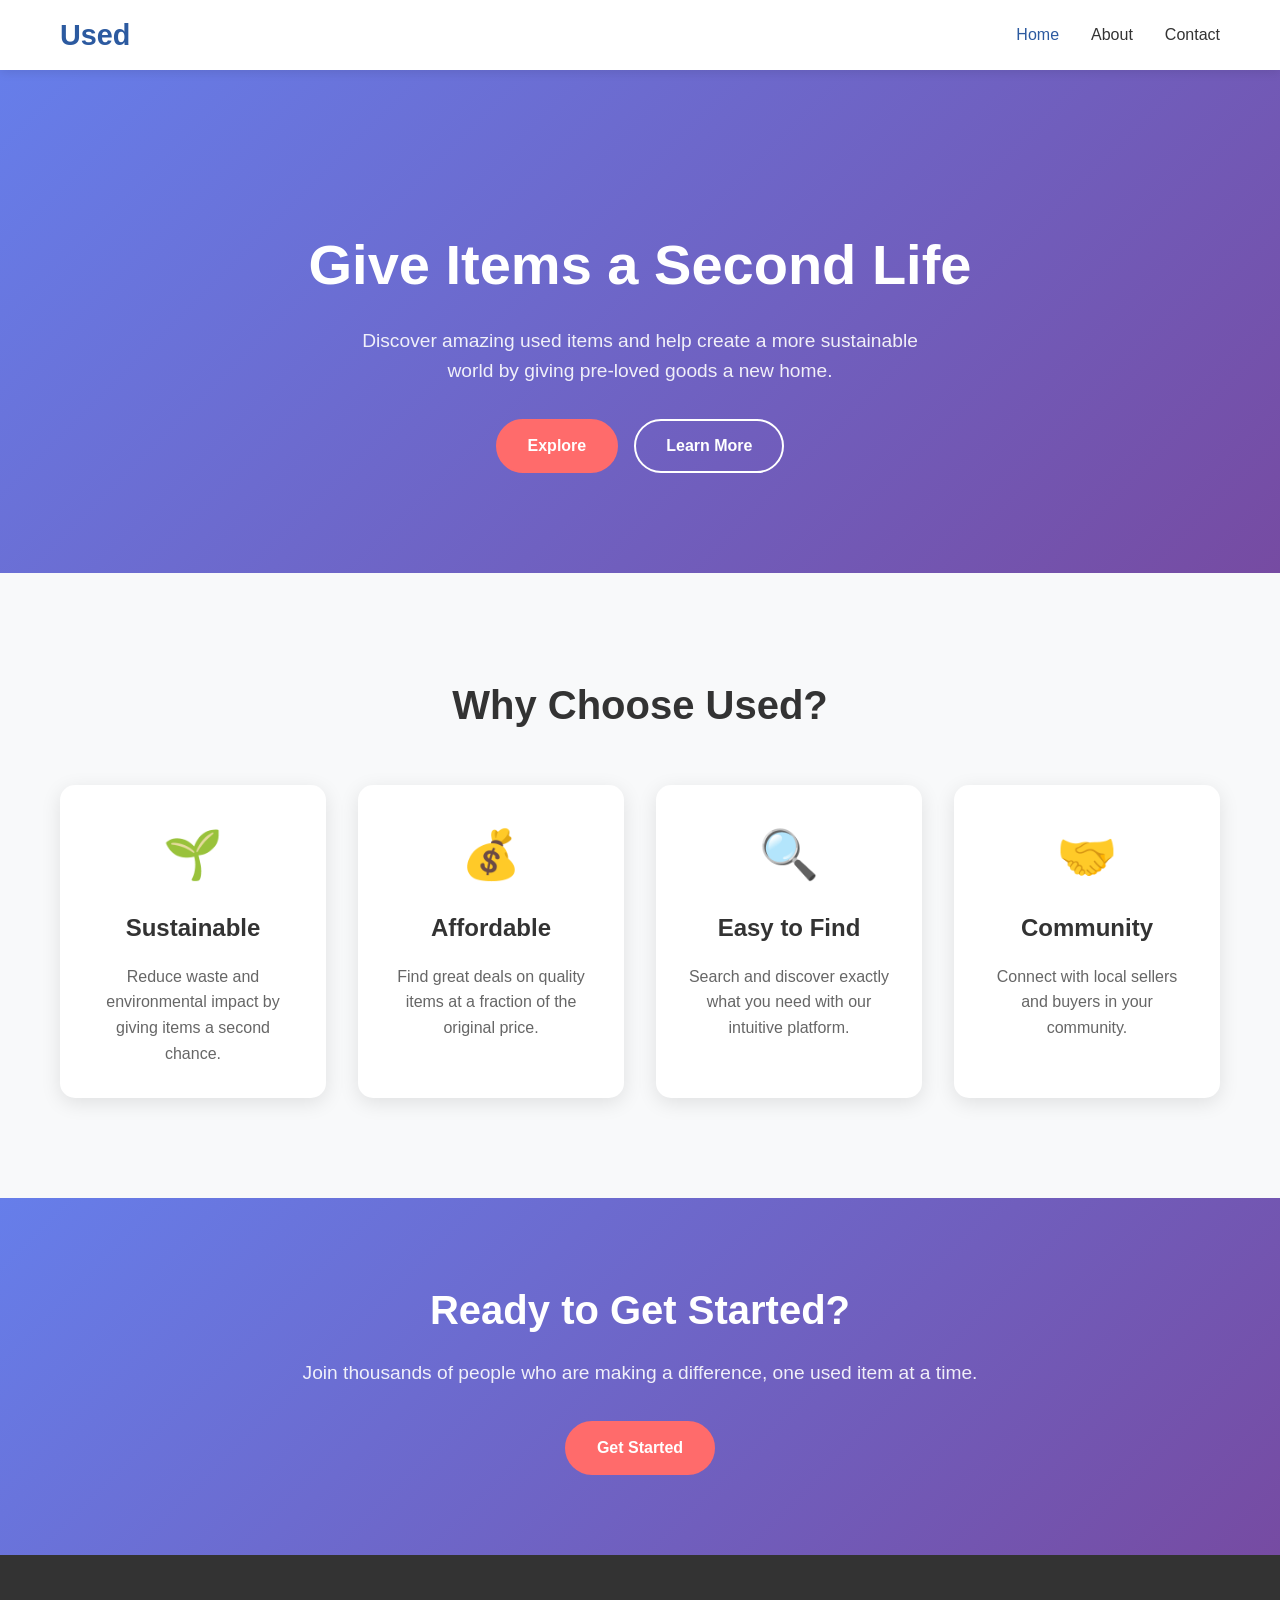
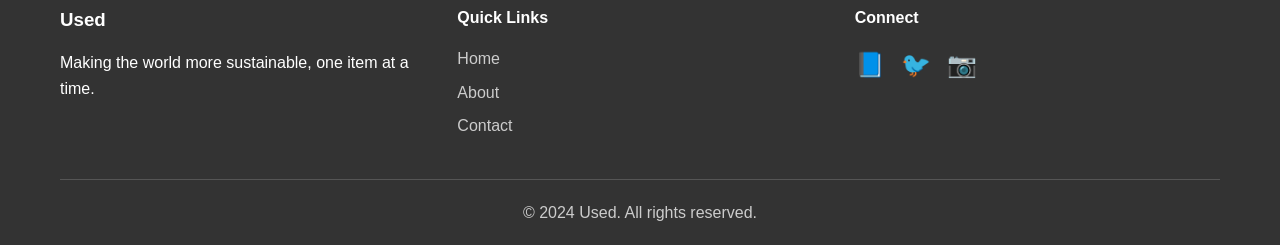
<file: index.html>
<!DOCTYPE html>
<html lang="en">
<head>
    <meta charset="UTF-8">
    <meta name="viewport" content="width=device-width, initial-scale=1.0">
    <meta name="description" content="Used - A modern website for finding and sharing used items">
    <meta name="keywords" content="used, marketplace, secondhand, sustainable">
    <title>Used - Find & Share Used Items</title>
    <link rel="stylesheet" href="styles.css">
    <link rel="icon" type="image/x-icon" href="favicon.ico">
</head>
<body>
    <header>
        <nav class="navbar">
            <div class="nav-container">
                <div class="nav-logo">
                    <a href="index.html">Used</a>
                </div>
                <ul class="nav-menu">
                    <li class="nav-item">
                        <a href="index.html" class="nav-link active">Home</a>
                    </li>
                    <li class="nav-item">
                        <a href="about.html" class="nav-link">About</a>
                    </li>
                    <li class="nav-item">
                        <a href="contact.html" class="nav-link">Contact</a>
                    </li>
                </ul>
                <div class="nav-toggle">
                    <span class="bar"></span>
                    <span class="bar"></span>
                    <span class="bar"></span>
                </div>
            </div>
        </nav>
    </header>

    <main>
        <section class="hero">
            <div class="hero-content">
                <h1>Give Items a Second Life</h1>
                <p>Discover amazing used items and help create a more sustainable world by giving pre-loved goods a new home.</p>
                <div class="hero-buttons">
                    <a href="#features" class="btn btn-primary">Explore</a>
                    <a href="about.html" class="btn btn-secondary">Learn More</a>
                </div>
            </div>
        </section>

        <section id="features" class="features">
            <div class="container">
                <h2>Why Choose Used?</h2>
                <div class="features-grid">
                    <div class="feature-card">
                        <div class="feature-icon">🌱</div>
                        <h3>Sustainable</h3>
                        <p>Reduce waste and environmental impact by giving items a second chance.</p>
                    </div>
                    <div class="feature-card">
                        <div class="feature-icon">💰</div>
                        <h3>Affordable</h3>
                        <p>Find great deals on quality items at a fraction of the original price.</p>
                    </div>
                    <div class="feature-card">
                        <div class="feature-icon">🔍</div>
                        <h3>Easy to Find</h3>
                        <p>Search and discover exactly what you need with our intuitive platform.</p>
                    </div>
                    <div class="feature-card">
                        <div class="feature-icon">🤝</div>
                        <h3>Community</h3>
                        <p>Connect with local sellers and buyers in your community.</p>
                    </div>
                </div>
            </div>
        </section>

        <section class="cta">
            <div class="container">
                <h2>Ready to Get Started?</h2>
                <p>Join thousands of people who are making a difference, one used item at a time.</p>
                <a href="contact.html" class="btn btn-primary">Get Started</a>
            </div>
        </section>
    </main>

    <footer>
        <div class="container">
            <div class="footer-content">
                <div class="footer-section">
                    <h3>Used</h3>
                    <p>Making the world more sustainable, one item at a time.</p>
                </div>
                <div class="footer-section">
                    <h4>Quick Links</h4>
                    <ul>
                        <li><a href="index.html">Home</a></li>
                        <li><a href="about.html">About</a></li>
                        <li><a href="contact.html">Contact</a></li>
                    </ul>
                </div>
                <div class="footer-section">
                    <h4>Connect</h4>
                    <div class="social-links">
                        <a href="#" aria-label="Facebook">📘</a>
                        <a href="#" aria-label="Twitter">🐦</a>
                        <a href="#" aria-label="Instagram">📷</a>
                    </div>
                </div>
            </div>
            <div class="footer-bottom">
                <p>&copy; 2024 Used. All rights reserved.</p>
            </div>
        </div>
    </footer>

    <script src="script.js"></script>
</body>
</html>
</file>
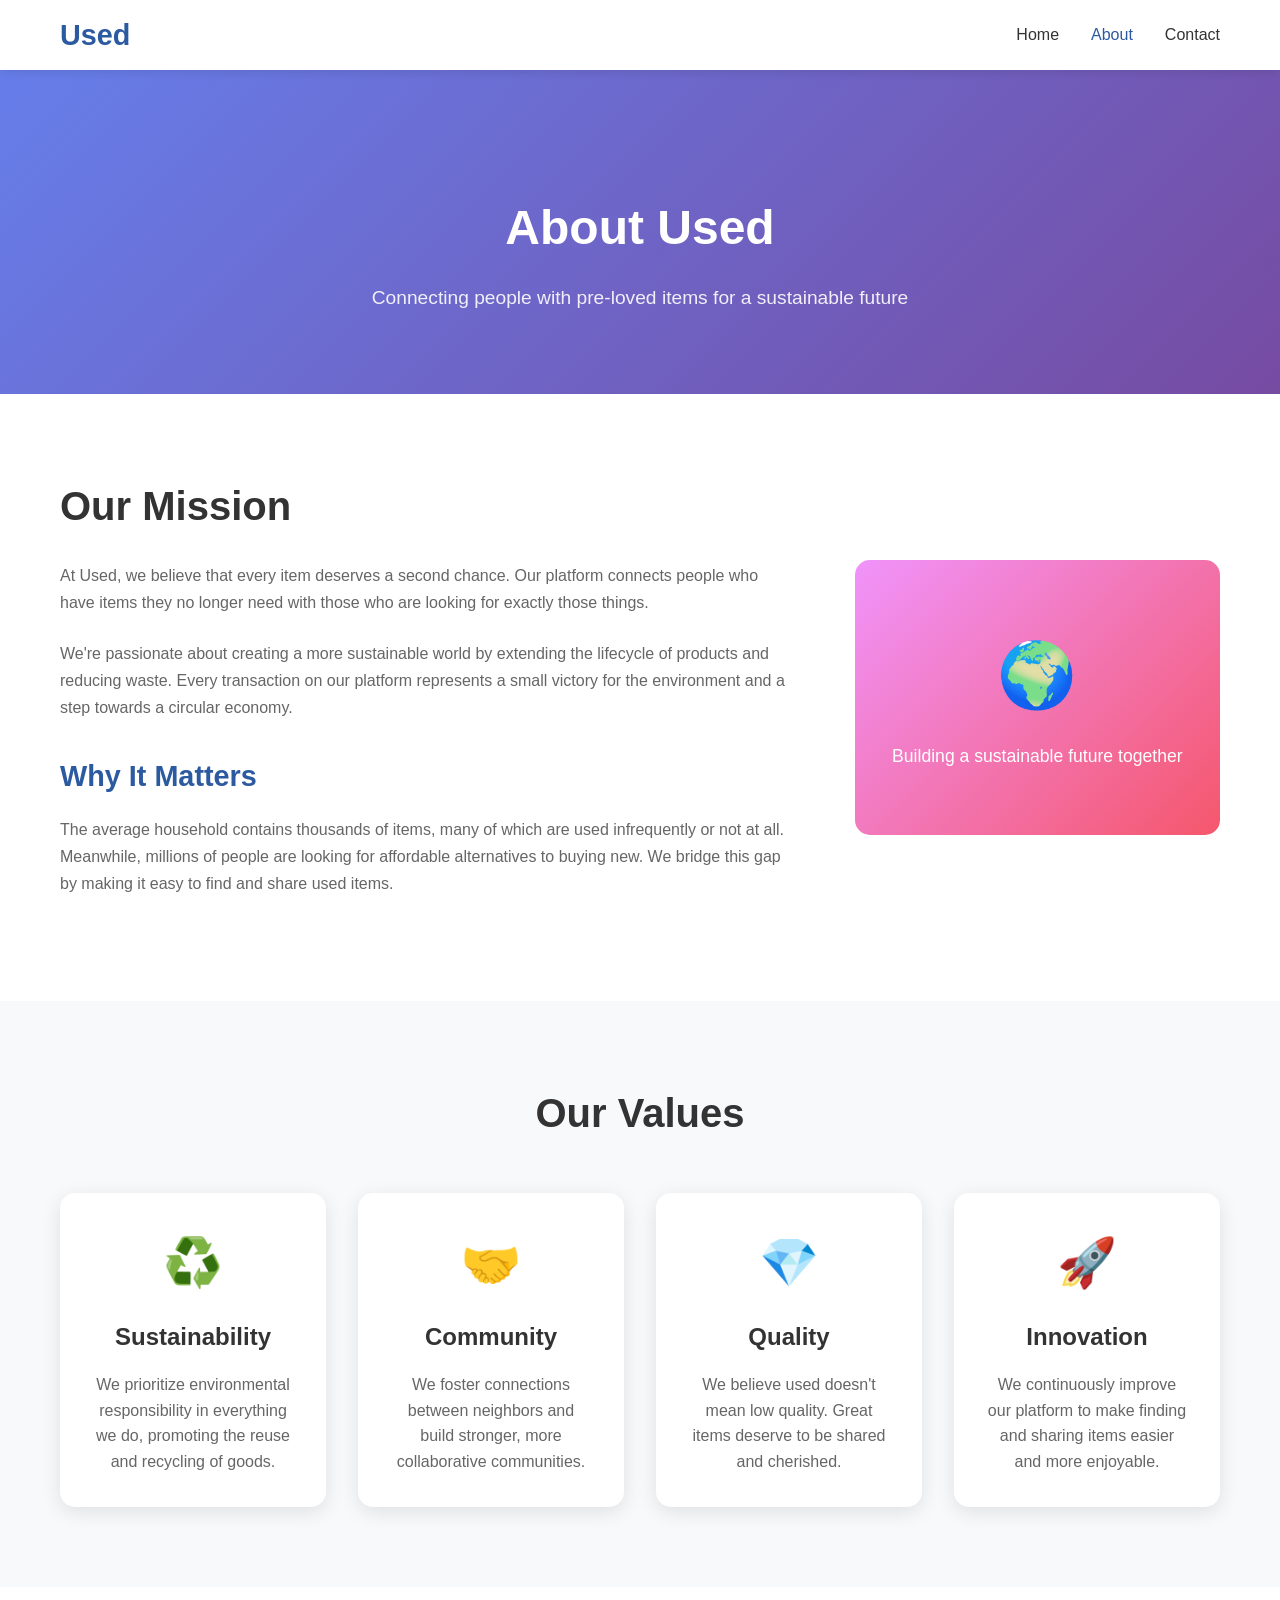
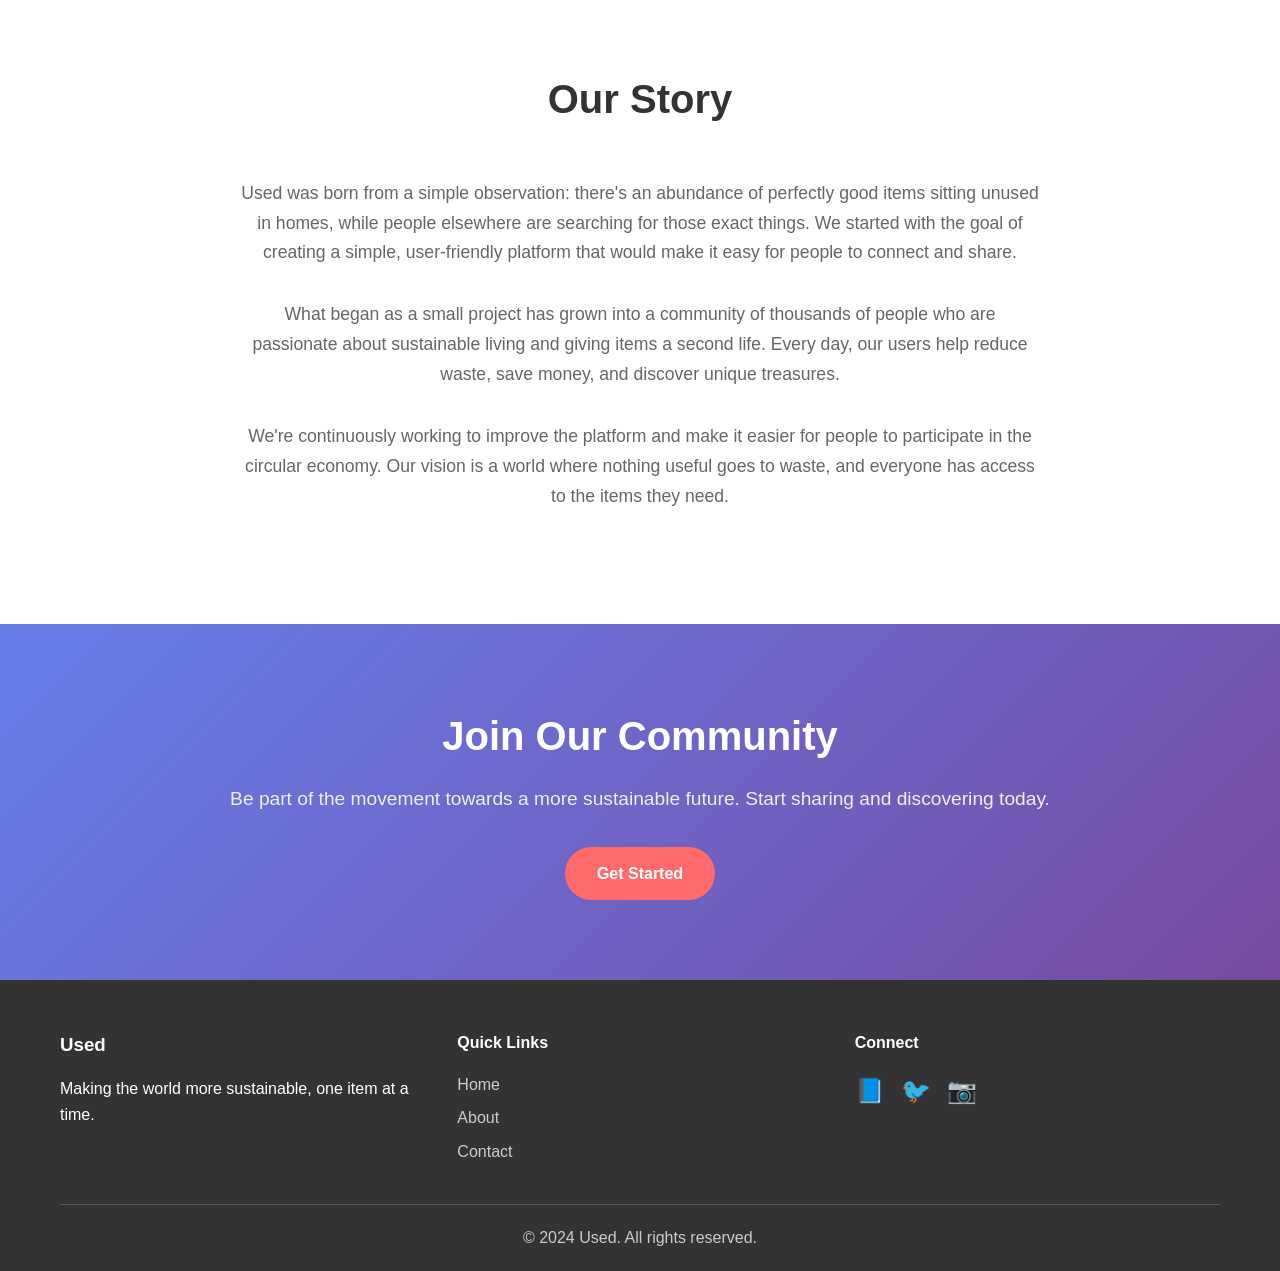
<file: about.html>
<!DOCTYPE html>
<html lang="en">
<head>
    <meta charset="UTF-8">
    <meta name="viewport" content="width=device-width, initial-scale=1.0">
    <meta name="description" content="About Used - Learn about our mission to promote sustainable living through secondhand goods">
    <title>About - Used</title>
    <link rel="stylesheet" href="styles.css">
    <link rel="icon" type="image/x-icon" href="favicon.ico">
</head>
<body>
    <header>
        <nav class="navbar">
            <div class="nav-container">
                <div class="nav-logo">
                    <a href="index.html">Used</a>
                </div>
                <ul class="nav-menu">
                    <li class="nav-item">
                        <a href="index.html" class="nav-link">Home</a>
                    </li>
                    <li class="nav-item">
                        <a href="about.html" class="nav-link active">About</a>
                    </li>
                    <li class="nav-item">
                        <a href="contact.html" class="nav-link">Contact</a>
                    </li>
                </ul>
                <div class="nav-toggle">
                    <span class="bar"></span>
                    <span class="bar"></span>
                    <span class="bar"></span>
                </div>
            </div>
        </nav>
    </header>

    <main>
        <section class="page-header">
            <div class="container">
                <h1>About Used</h1>
                <p>Connecting people with pre-loved items for a sustainable future</p>
            </div>
        </section>

        <section class="about-content">
            <div class="container">
                <div class="about-grid">
                    <div class="about-text">
                        <h2>Our Mission</h2>
                        <p>At Used, we believe that every item deserves a second chance. Our platform connects people who have items they no longer need with those who are looking for exactly those things.</p>
                        
                        <p>We're passionate about creating a more sustainable world by extending the lifecycle of products and reducing waste. Every transaction on our platform represents a small victory for the environment and a step towards a circular economy.</p>
                        
                        <h3>Why It Matters</h3>
                        <p>The average household contains thousands of items, many of which are used infrequently or not at all. Meanwhile, millions of people are looking for affordable alternatives to buying new. We bridge this gap by making it easy to find and share used items.</p>
                    </div>
                    <div class="about-image">
                        <div class="placeholder-image">
                            <span>🌍</span>
                            <p>Building a sustainable future together</p>
                        </div>
                    </div>
                </div>
            </div>
        </section>

        <section class="values">
            <div class="container">
                <h2>Our Values</h2>
                <div class="values-grid">
                    <div class="value-item">
                        <div class="value-icon">♻️</div>
                        <h3>Sustainability</h3>
                        <p>We prioritize environmental responsibility in everything we do, promoting the reuse and recycling of goods.</p>
                    </div>
                    <div class="value-item">
                        <div class="value-icon">🤝</div>
                        <h3>Community</h3>
                        <p>We foster connections between neighbors and build stronger, more collaborative communities.</p>
                    </div>
                    <div class="value-item">
                        <div class="value-icon">💎</div>
                        <h3>Quality</h3>
                        <p>We believe used doesn't mean low quality. Great items deserve to be shared and cherished.</p>
                    </div>
                    <div class="value-item">
                        <div class="value-icon">🚀</div>
                        <h3>Innovation</h3>
                        <p>We continuously improve our platform to make finding and sharing items easier and more enjoyable.</p>
                    </div>
                </div>
            </div>
        </section>

        <section class="team">
            <div class="container">
                <h2>Our Story</h2>
                <div class="story-content">
                    <p>Used was born from a simple observation: there's an abundance of perfectly good items sitting unused in homes, while people elsewhere are searching for those exact things. We started with the goal of creating a simple, user-friendly platform that would make it easy for people to connect and share.</p>
                    
                    <p>What began as a small project has grown into a community of thousands of people who are passionate about sustainable living and giving items a second life. Every day, our users help reduce waste, save money, and discover unique treasures.</p>
                    
                    <p>We're continuously working to improve the platform and make it easier for people to participate in the circular economy. Our vision is a world where nothing useful goes to waste, and everyone has access to the items they need.</p>
                </div>
            </div>
        </section>

        <section class="cta">
            <div class="container">
                <h2>Join Our Community</h2>
                <p>Be part of the movement towards a more sustainable future. Start sharing and discovering today.</p>
                <a href="contact.html" class="btn btn-primary">Get Started</a>
            </div>
        </section>
    </main>

    <footer>
        <div class="container">
            <div class="footer-content">
                <div class="footer-section">
                    <h3>Used</h3>
                    <p>Making the world more sustainable, one item at a time.</p>
                </div>
                <div class="footer-section">
                    <h4>Quick Links</h4>
                    <ul>
                        <li><a href="index.html">Home</a></li>
                        <li><a href="about.html">About</a></li>
                        <li><a href="contact.html">Contact</a></li>
                    </ul>
                </div>
                <div class="footer-section">
                    <h4>Connect</h4>
                    <div class="social-links">
                        <a href="#" aria-label="Facebook">📘</a>
                        <a href="#" aria-label="Twitter">🐦</a>
                        <a href="#" aria-label="Instagram">📷</a>
                    </div>
                </div>
            </div>
            <div class="footer-bottom">
                <p>&copy; 2024 Used. All rights reserved.</p>
            </div>
        </div>
    </footer>

    <script src="script.js"></script>
</body>
</html>
</file>
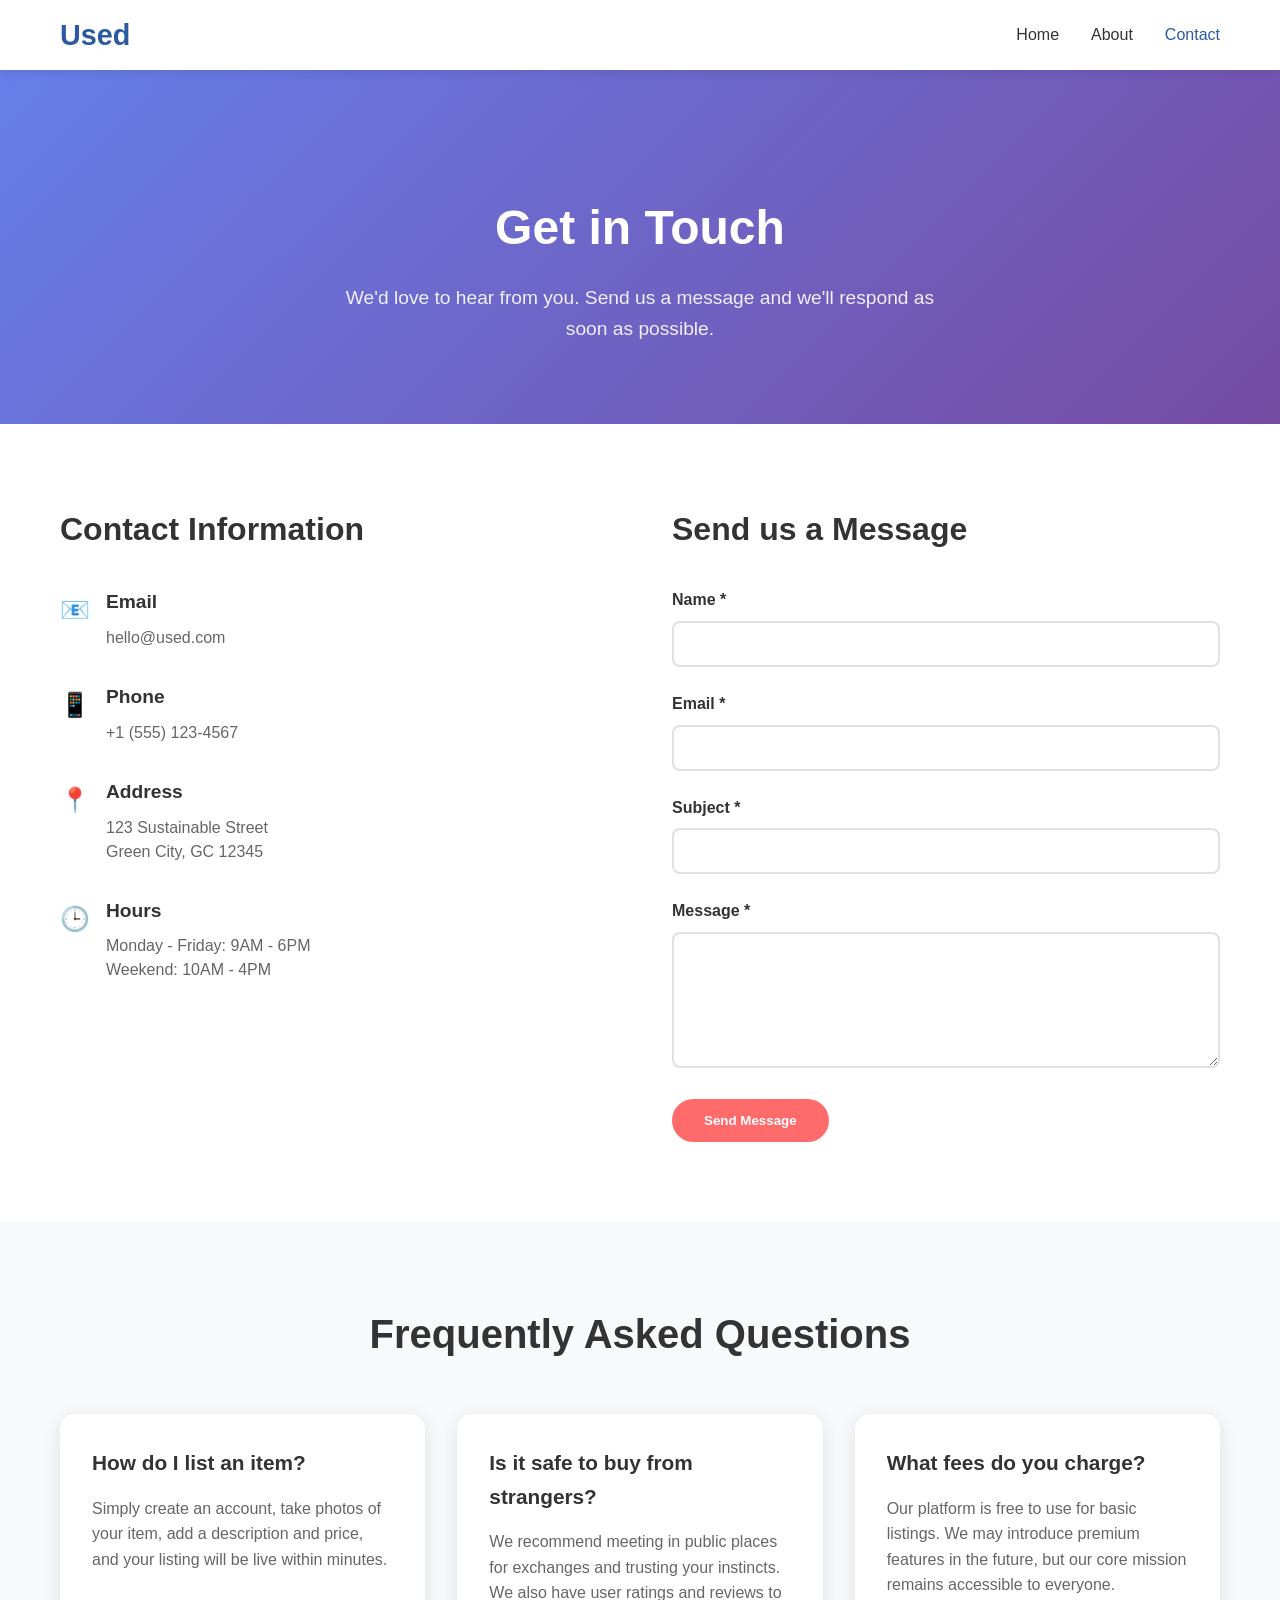
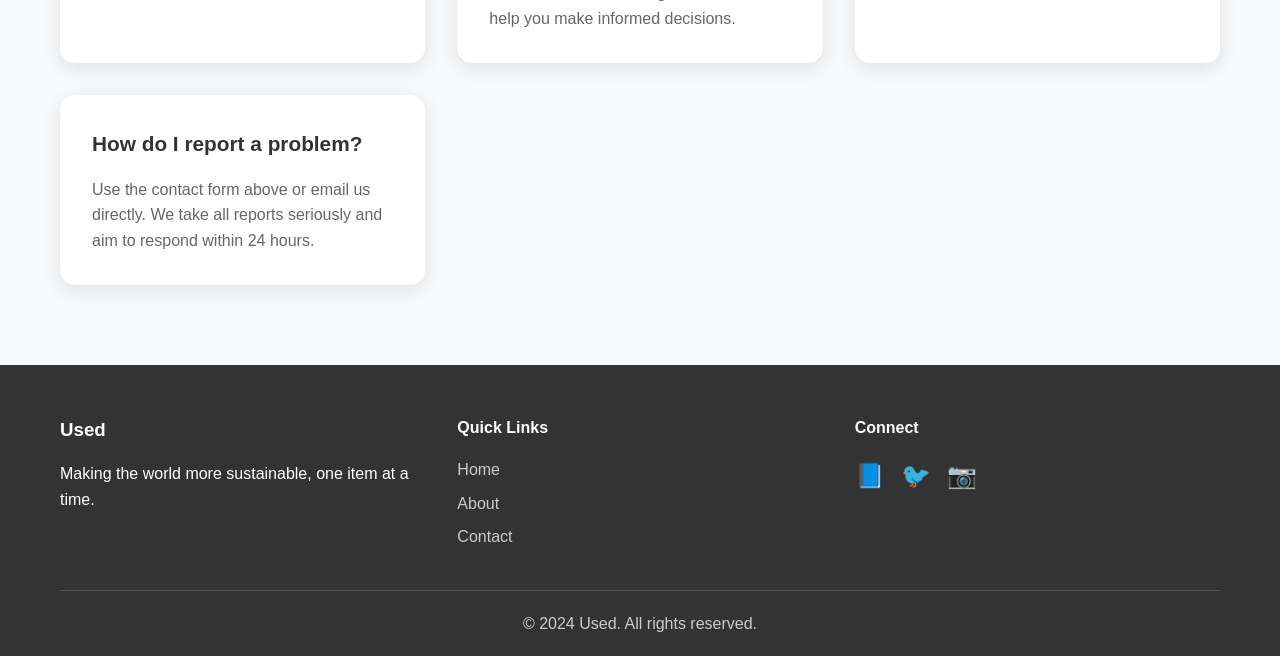
<file: contact.html>
<!DOCTYPE html>
<html lang="en">
<head>
    <meta charset="UTF-8">
    <meta name="viewport" content="width=device-width, initial-scale=1.0">
    <meta name="description" content="Contact Used - Get in touch with our team">
    <title>Contact - Used</title>
    <link rel="stylesheet" href="styles.css">
    <link rel="icon" type="image/x-icon" href="favicon.ico">
</head>
<body>
    <header>
        <nav class="navbar">
            <div class="nav-container">
                <div class="nav-logo">
                    <a href="index.html">Used</a>
                </div>
                <ul class="nav-menu">
                    <li class="nav-item">
                        <a href="index.html" class="nav-link">Home</a>
                    </li>
                    <li class="nav-item">
                        <a href="about.html" class="nav-link">About</a>
                    </li>
                    <li class="nav-item">
                        <a href="contact.html" class="nav-link active">Contact</a>
                    </li>
                </ul>
                <div class="nav-toggle">
                    <span class="bar"></span>
                    <span class="bar"></span>
                    <span class="bar"></span>
                </div>
            </div>
        </nav>
    </header>

    <main>
        <section class="page-header">
            <div class="container">
                <h1>Get in Touch</h1>
                <p>We'd love to hear from you. Send us a message and we'll respond as soon as possible.</p>
            </div>
        </section>

        <section class="contact-content">
            <div class="container">
                <div class="contact-grid">
                    <div class="contact-info">
                        <h2>Contact Information</h2>
                        <div class="contact-item">
                            <div class="contact-icon">📧</div>
                            <div>
                                <h3>Email</h3>
                                <p>hello@used.com</p>
                            </div>
                        </div>
                        <div class="contact-item">
                            <div class="contact-icon">📱</div>
                            <div>
                                <h3>Phone</h3>
                                <p>+1 (555) 123-4567</p>
                            </div>
                        </div>
                        <div class="contact-item">
                            <div class="contact-icon">📍</div>
                            <div>
                                <h3>Address</h3>
                                <p>123 Sustainable Street<br>Green City, GC 12345</p>
                            </div>
                        </div>
                        <div class="contact-item">
                            <div class="contact-icon">🕒</div>
                            <div>
                                <h3>Hours</h3>
                                <p>Monday - Friday: 9AM - 6PM<br>Weekend: 10AM - 4PM</p>
                            </div>
                        </div>
                    </div>

                    <div class="contact-form">
                        <h2>Send us a Message</h2>
                        <form id="contactForm">
                            <div class="form-group">
                                <label for="name">Name *</label>
                                <input type="text" id="name" name="name" required>
                            </div>
                            <div class="form-group">
                                <label for="email">Email *</label>
                                <input type="email" id="email" name="email" required>
                            </div>
                            <div class="form-group">
                                <label for="subject">Subject *</label>
                                <input type="text" id="subject" name="subject" required>
                            </div>
                            <div class="form-group">
                                <label for="message">Message *</label>
                                <textarea id="message" name="message" rows="6" required></textarea>
                            </div>
                            <button type="submit" class="btn btn-primary">Send Message</button>
                        </form>
                    </div>
                </div>
            </div>
        </section>

        <section class="faq">
            <div class="container">
                <h2>Frequently Asked Questions</h2>
                <div class="faq-grid">
                    <div class="faq-item">
                        <h3>How do I list an item?</h3>
                        <p>Simply create an account, take photos of your item, add a description and price, and your listing will be live within minutes.</p>
                    </div>
                    <div class="faq-item">
                        <h3>Is it safe to buy from strangers?</h3>
                        <p>We recommend meeting in public places for exchanges and trusting your instincts. We also have user ratings and reviews to help you make informed decisions.</p>
                    </div>
                    <div class="faq-item">
                        <h3>What fees do you charge?</h3>
                        <p>Our platform is free to use for basic listings. We may introduce premium features in the future, but our core mission remains accessible to everyone.</p>
                    </div>
                    <div class="faq-item">
                        <h3>How do I report a problem?</h3>
                        <p>Use the contact form above or email us directly. We take all reports seriously and aim to respond within 24 hours.</p>
                    </div>
                </div>
            </div>
        </section>
    </main>

    <footer>
        <div class="container">
            <div class="footer-content">
                <div class="footer-section">
                    <h3>Used</h3>
                    <p>Making the world more sustainable, one item at a time.</p>
                </div>
                <div class="footer-section">
                    <h4>Quick Links</h4>
                    <ul>
                        <li><a href="index.html">Home</a></li>
                        <li><a href="about.html">About</a></li>
                        <li><a href="contact.html">Contact</a></li>
                    </ul>
                </div>
                <div class="footer-section">
                    <h4>Connect</h4>
                    <div class="social-links">
                        <a href="#" aria-label="Facebook">📘</a>
                        <a href="#" aria-label="Twitter">🐦</a>
                        <a href="#" aria-label="Instagram">📷</a>
                    </div>
                </div>
            </div>
            <div class="footer-bottom">
                <p>&copy; 2024 Used. All rights reserved.</p>
            </div>
        </div>
    </footer>

    <script src="script.js"></script>
    <script>
        // Contact form handling
        document.getElementById('contactForm').addEventListener('submit', function(e) {
            e.preventDefault();
            
            if (validateForm(this)) {
                // Simulate form submission
                showNotification('Thank you for your message! We\'ll get back to you soon.', 'success');
                this.reset();
            } else {
                showNotification('Please fill in all required fields.', 'error');
            }
        });
    </script>
</body>
</html>
</file>
<file: styles.css>
/* Reset and base styles */
* {
    margin: 0;
    padding: 0;
    box-sizing: border-box;
}

body {
    font-family: 'Segoe UI', Tahoma, Geneva, Verdana, sans-serif;
    line-height: 1.6;
    color: #333;
    background-color: #fff;
}

.container {
    max-width: 1200px;
    margin: 0 auto;
    padding: 0 20px;
}

/* Navigation */
.navbar {
    background-color: #fff;
    box-shadow: 0 2px 10px rgba(0, 0, 0, 0.1);
    position: fixed;
    top: 0;
    width: 100%;
    z-index: 1000;
}

.nav-container {
    max-width: 1200px;
    margin: 0 auto;
    padding: 0 20px;
    display: flex;
    justify-content: space-between;
    align-items: center;
    height: 70px;
}

.nav-logo a {
    font-size: 1.8rem;
    font-weight: bold;
    color: #2c5aa0;
    text-decoration: none;
}

.nav-menu {
    display: flex;
    list-style: none;
    gap: 2rem;
}

.nav-link {
    text-decoration: none;
    color: #333;
    font-weight: 500;
    transition: color 0.3s ease;
}

.nav-link:hover,
.nav-link.active {
    color: #2c5aa0;
}

.nav-toggle {
    display: none;
    flex-direction: column;
    cursor: pointer;
}

.bar {
    width: 25px;
    height: 3px;
    background-color: #333;
    margin: 3px 0;
    transition: 0.3s;
}

/* Hero Section */
.hero {
    background: linear-gradient(135deg, #667eea 0%, #764ba2 100%);
    color: white;
    padding: 150px 0 100px;
    text-align: center;
    margin-top: 70px;
}

.hero-content h1 {
    font-size: 3.5rem;
    margin-bottom: 1rem;
    font-weight: 700;
}

.hero-content p {
    font-size: 1.2rem;
    margin-bottom: 2rem;
    max-width: 600px;
    margin-left: auto;
    margin-right: auto;
    opacity: 0.9;
}

.hero-buttons {
    display: flex;
    gap: 1rem;
    justify-content: center;
    flex-wrap: wrap;
}

/* Buttons */
.btn {
    display: inline-block;
    padding: 12px 30px;
    border-radius: 30px;
    text-decoration: none;
    font-weight: 600;
    text-align: center;
    transition: all 0.3s ease;
    border: 2px solid transparent;
}

.btn-primary {
    background-color: #ff6b6b;
    color: white;
    border-color: #ff6b6b;
}

.btn-primary:hover {
    background-color: #ff5252;
    transform: translateY(-2px);
}

.btn-secondary {
    background-color: transparent;
    color: white;
    border-color: white;
}

.btn-secondary:hover {
    background-color: white;
    color: #667eea;
}

/* Features Section */
.features {
    padding: 100px 0;
    background-color: #f8f9fa;
}

.features h2 {
    text-align: center;
    font-size: 2.5rem;
    margin-bottom: 3rem;
    color: #333;
}

.features-grid {
    display: grid;
    grid-template-columns: repeat(auto-fit, minmax(250px, 1fr));
    gap: 2rem;
    margin-top: 2rem;
}

.feature-card {
    background: white;
    padding: 2rem;
    border-radius: 15px;
    text-align: center;
    box-shadow: 0 5px 20px rgba(0, 0, 0, 0.1);
    transition: transform 0.3s ease;
}

.feature-card:hover {
    transform: translateY(-5px);
}

.feature-icon {
    font-size: 3rem;
    margin-bottom: 1rem;
}

.feature-card h3 {
    font-size: 1.5rem;
    margin-bottom: 1rem;
    color: #333;
}

.feature-card p {
    color: #666;
    line-height: 1.6;
}

/* CTA Section */
.cta {
    background: linear-gradient(135deg, #667eea 0%, #764ba2 100%);
    color: white;
    padding: 80px 0;
    text-align: center;
}

.cta h2 {
    font-size: 2.5rem;
    margin-bottom: 1rem;
}

.cta p {
    font-size: 1.2rem;
    margin-bottom: 2rem;
    opacity: 0.9;
}

/* Footer */
footer {
    background-color: #333;
    color: white;
    padding: 50px 0 20px;
}

.footer-content {
    display: grid;
    grid-template-columns: repeat(auto-fit, minmax(250px, 1fr));
    gap: 2rem;
    margin-bottom: 2rem;
}

.footer-section h3,
.footer-section h4 {
    margin-bottom: 1rem;
}

.footer-section ul {
    list-style: none;
}

.footer-section ul li {
    margin-bottom: 0.5rem;
}

.footer-section a {
    color: #ccc;
    text-decoration: none;
    transition: color 0.3s ease;
}

.footer-section a:hover {
    color: white;
}

.social-links {
    display: flex;
    gap: 1rem;
}

.social-links a {
    font-size: 1.5rem;
    text-decoration: none;
}

.footer-bottom {
    border-top: 1px solid #555;
    padding-top: 20px;
    text-align: center;
    color: #ccc;
}

/* Page Header */
.page-header {
    background: linear-gradient(135deg, #667eea 0%, #764ba2 100%);
    color: white;
    padding: 120px 0 80px;
    text-align: center;
    margin-top: 70px;
}

.page-header h1 {
    font-size: 3rem;
    margin-bottom: 1rem;
    font-weight: 700;
}

.page-header p {
    font-size: 1.2rem;
    opacity: 0.9;
    max-width: 600px;
    margin: 0 auto;
}

/* About Page Styles */
.about-content {
    padding: 80px 0;
}

.about-grid {
    display: grid;
    grid-template-columns: 2fr 1fr;
    gap: 4rem;
    align-items: center;
}

.about-text h2 {
    font-size: 2.5rem;
    margin-bottom: 1.5rem;
    color: #333;
}

.about-text h3 {
    font-size: 1.8rem;
    margin: 2rem 0 1rem;
    color: #2c5aa0;
}

.about-text p {
    margin-bottom: 1.5rem;
    color: #666;
    line-height: 1.7;
}

.placeholder-image {
    background: linear-gradient(135deg, #f093fb 0%, #f5576c 100%);
    border-radius: 15px;
    padding: 4rem 2rem;
    text-align: center;
    color: white;
}

.placeholder-image span {
    font-size: 4rem;
    display: block;
    margin-bottom: 1rem;
}

.placeholder-image p {
    font-size: 1.1rem;
    margin: 0;
}

.values {
    padding: 80px 0;
    background-color: #f8f9fa;
}

.values h2 {
    text-align: center;
    font-size: 2.5rem;
    margin-bottom: 3rem;
    color: #333;
}

.values-grid {
    display: grid;
    grid-template-columns: repeat(auto-fit, minmax(250px, 1fr));
    gap: 2rem;
}

.value-item {
    background: white;
    padding: 2rem;
    border-radius: 15px;
    text-align: center;
    box-shadow: 0 5px 20px rgba(0, 0, 0, 0.1);
}

.value-icon {
    font-size: 3rem;
    margin-bottom: 1rem;
}

.value-item h3 {
    font-size: 1.5rem;
    margin-bottom: 1rem;
    color: #333;
}

.value-item p {
    color: #666;
    line-height: 1.6;
}

.team {
    padding: 80px 0;
}

.team h2 {
    text-align: center;
    font-size: 2.5rem;
    margin-bottom: 3rem;
    color: #333;
}

.story-content {
    max-width: 800px;
    margin: 0 auto;
    text-align: center;
}

.story-content p {
    margin-bottom: 2rem;
    color: #666;
    line-height: 1.7;
    font-size: 1.1rem;
}

/* Contact Page Styles */
.contact-content {
    padding: 80px 0;
}

.contact-grid {
    display: grid;
    grid-template-columns: 1fr 1fr;
    gap: 4rem;
}

.contact-info h2,
.contact-form h2 {
    font-size: 2rem;
    margin-bottom: 2rem;
    color: #333;
}

.contact-item {
    display: flex;
    align-items: flex-start;
    margin-bottom: 2rem;
}

.contact-icon {
    font-size: 1.5rem;
    margin-right: 1rem;
    margin-top: 0.25rem;
}

.contact-item h3 {
    font-size: 1.2rem;
    margin-bottom: 0.5rem;
    color: #333;
}

.contact-item p {
    color: #666;
    margin: 0;
    line-height: 1.5;
}

/* Form Styles */
.form-group {
    margin-bottom: 1.5rem;
}

.form-group label {
    display: block;
    margin-bottom: 0.5rem;
    font-weight: 600;
    color: #333;
}

.form-group input,
.form-group textarea {
    width: 100%;
    padding: 12px 15px;
    border: 2px solid #e1e1e1;
    border-radius: 8px;
    font-size: 1rem;
    transition: border-color 0.3s ease;
}

.form-group input:focus,
.form-group textarea:focus {
    outline: none;
    border-color: #2c5aa0;
    box-shadow: 0 0 0 3px rgba(44, 90, 160, 0.1);
}

.form-group textarea {
    resize: vertical;
    min-height: 120px;
}

/* FAQ Section */
.faq {
    padding: 80px 0;
    background-color: #f8f9fa;
}

.faq h2 {
    text-align: center;
    font-size: 2.5rem;
    margin-bottom: 3rem;
    color: #333;
}

.faq-grid {
    display: grid;
    grid-template-columns: repeat(auto-fit, minmax(300px, 1fr));
    gap: 2rem;
}

.faq-item {
    background: white;
    padding: 2rem;
    border-radius: 15px;
    box-shadow: 0 5px 20px rgba(0, 0, 0, 0.1);
}

.faq-item h3 {
    font-size: 1.3rem;
    margin-bottom: 1rem;
    color: #333;
}

.faq-item p {
    color: #666;
    line-height: 1.6;
    margin: 0;
}

/* Responsive Design */
@media screen and (max-width: 768px) {
    .nav-menu {
        position: fixed;
        left: -100%;
        top: 70px;
        flex-direction: column;
        background-color: white;
        width: 100%;
        text-align: center;
        transition: 0.3s;
        box-shadow: 0 10px 27px rgba(0, 0, 0, 0.05);
        padding: 2rem 0;
    }

    .nav-menu.active {
        left: 0;
    }

    .nav-toggle {
        display: flex;
    }

    .nav-toggle.active .bar:nth-child(2) {
        opacity: 0;
    }

    .nav-toggle.active .bar:nth-child(1) {
        transform: translateY(8px) rotate(45deg);
    }

    .nav-toggle.active .bar:nth-child(3) {
        transform: translateY(-8px) rotate(-45deg);
    }

    .hero-content h1 {
        font-size: 2.5rem;
    }

    .hero-content p {
        font-size: 1rem;
    }

    .hero-buttons {
        flex-direction: column;
        align-items: center;
    }

    .btn {
        width: 200px;
    }

    .features h2 {
        font-size: 2rem;
    }

    .about-grid,
    .contact-grid {
        grid-template-columns: 1fr;
        gap: 2rem;
    }

    .page-header h1 {
        font-size: 2.5rem;
    }

    .page-header p {
        font-size: 1rem;
    }

    .about-text h2 {
        font-size: 2rem;
    }

    .values h2,
    .team h2,
    .faq h2 {
        font-size: 2rem;
    }

    .story-content p {
        font-size: 1rem;
    }
}

@media screen and (max-width: 480px) {
    .hero {
        padding: 120px 0 80px;
    }

    .hero-content h1 {
        font-size: 2rem;
    }

    .features {
        padding: 60px 0;
    }

    .cta {
        padding: 60px 0;
    }

    .feature-card {
        padding: 1.5rem;
    }
}
</file>
